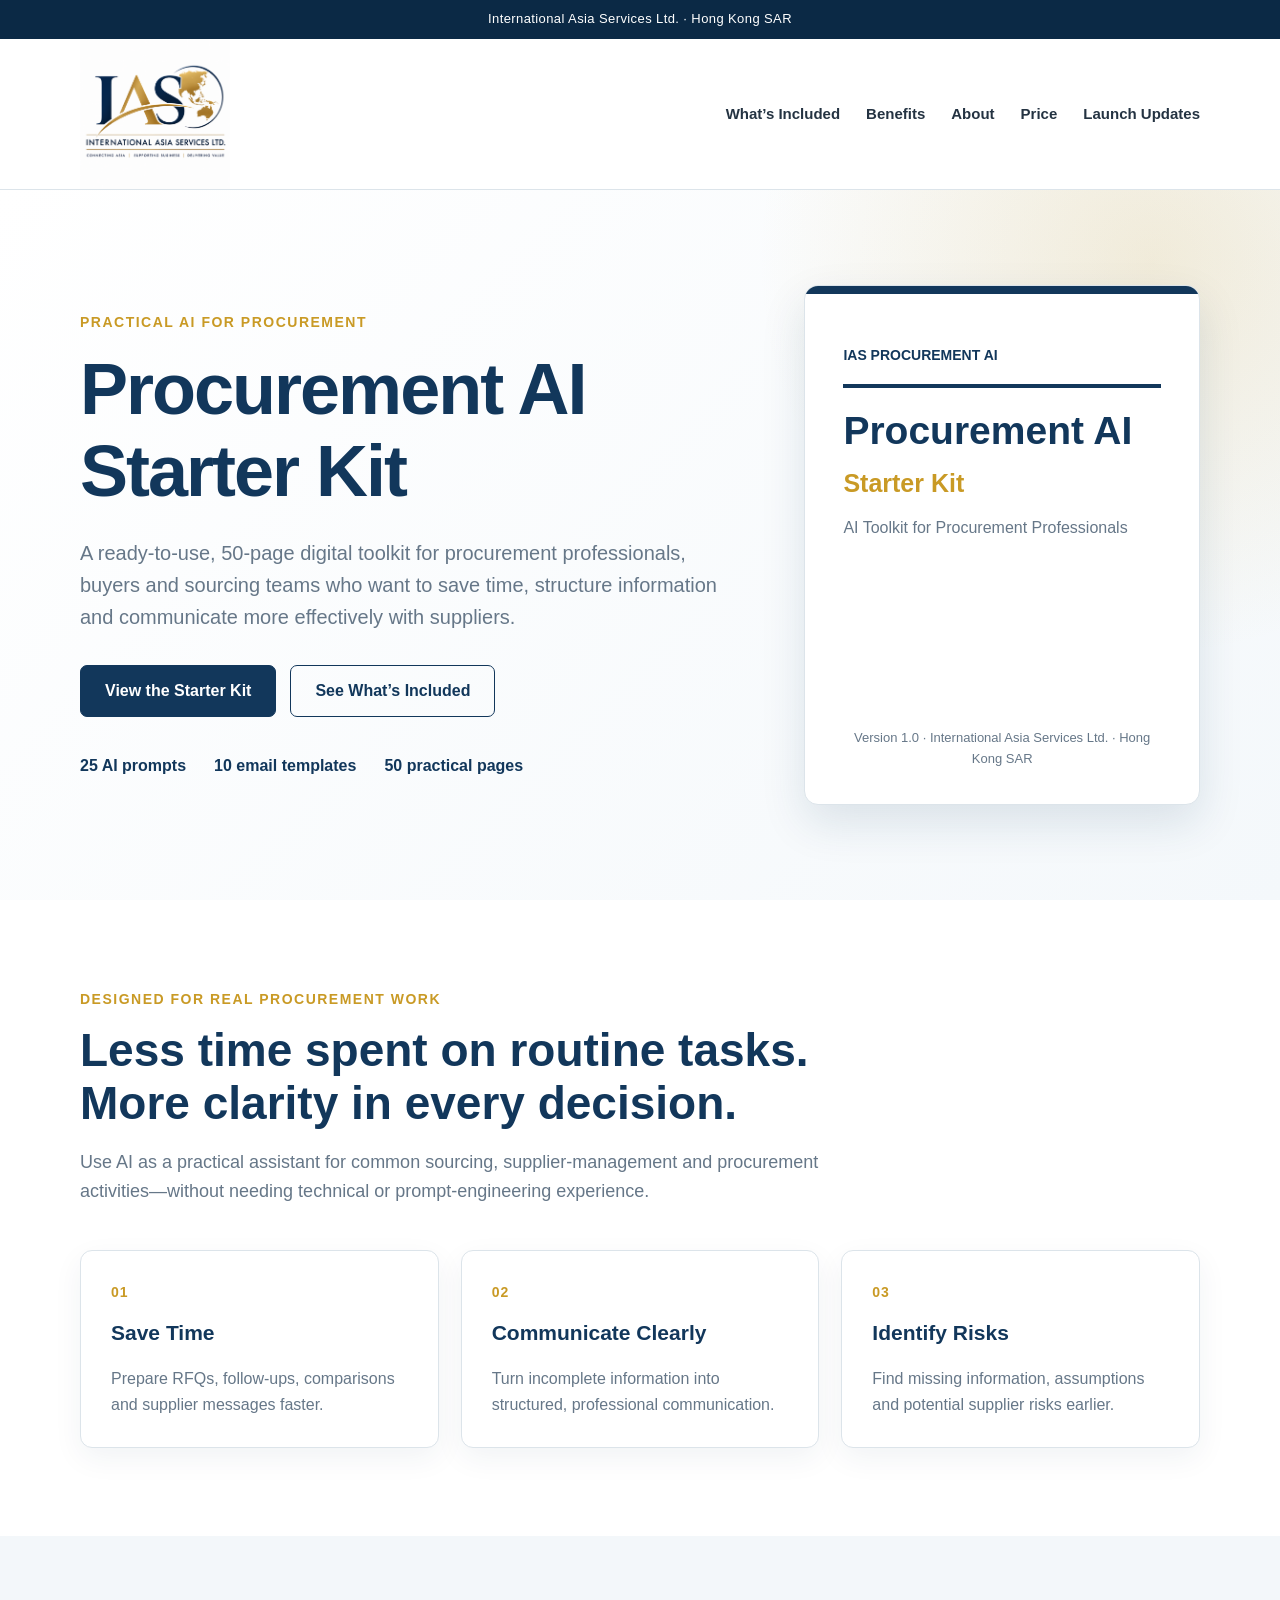
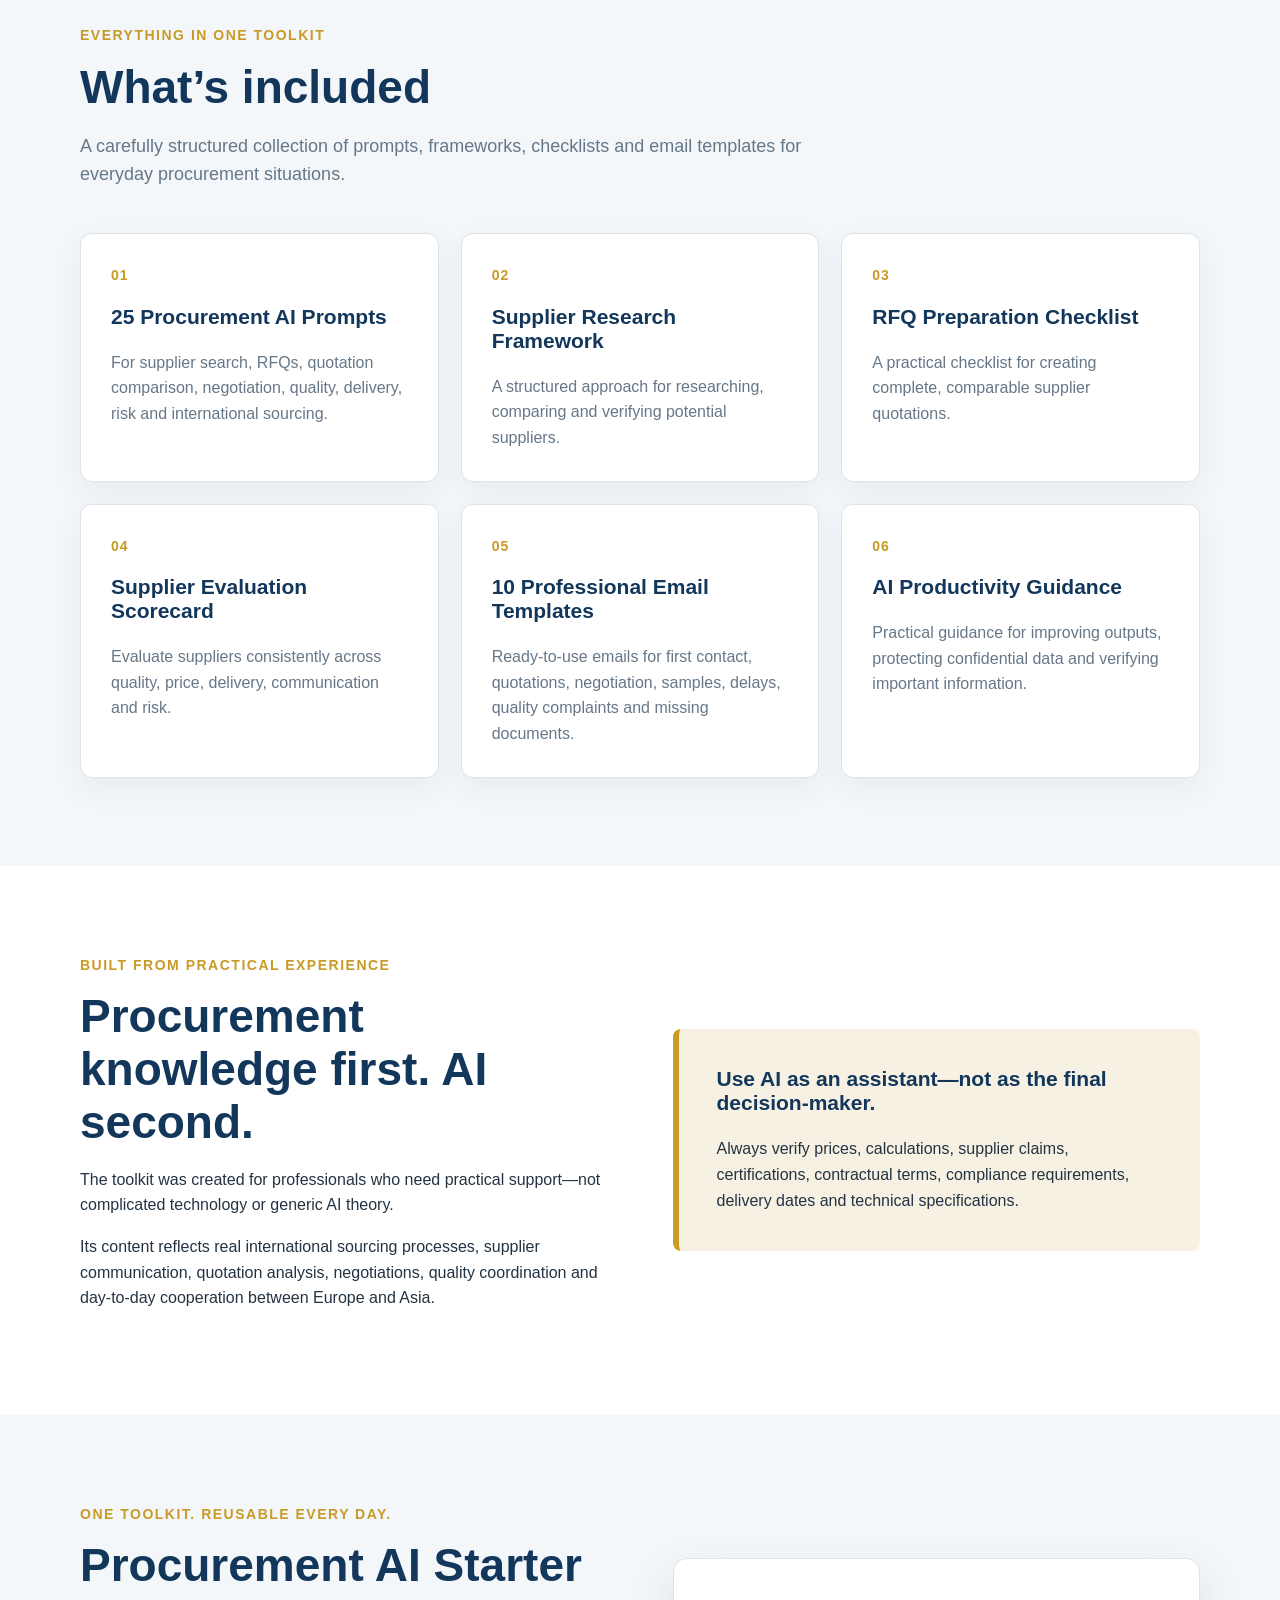
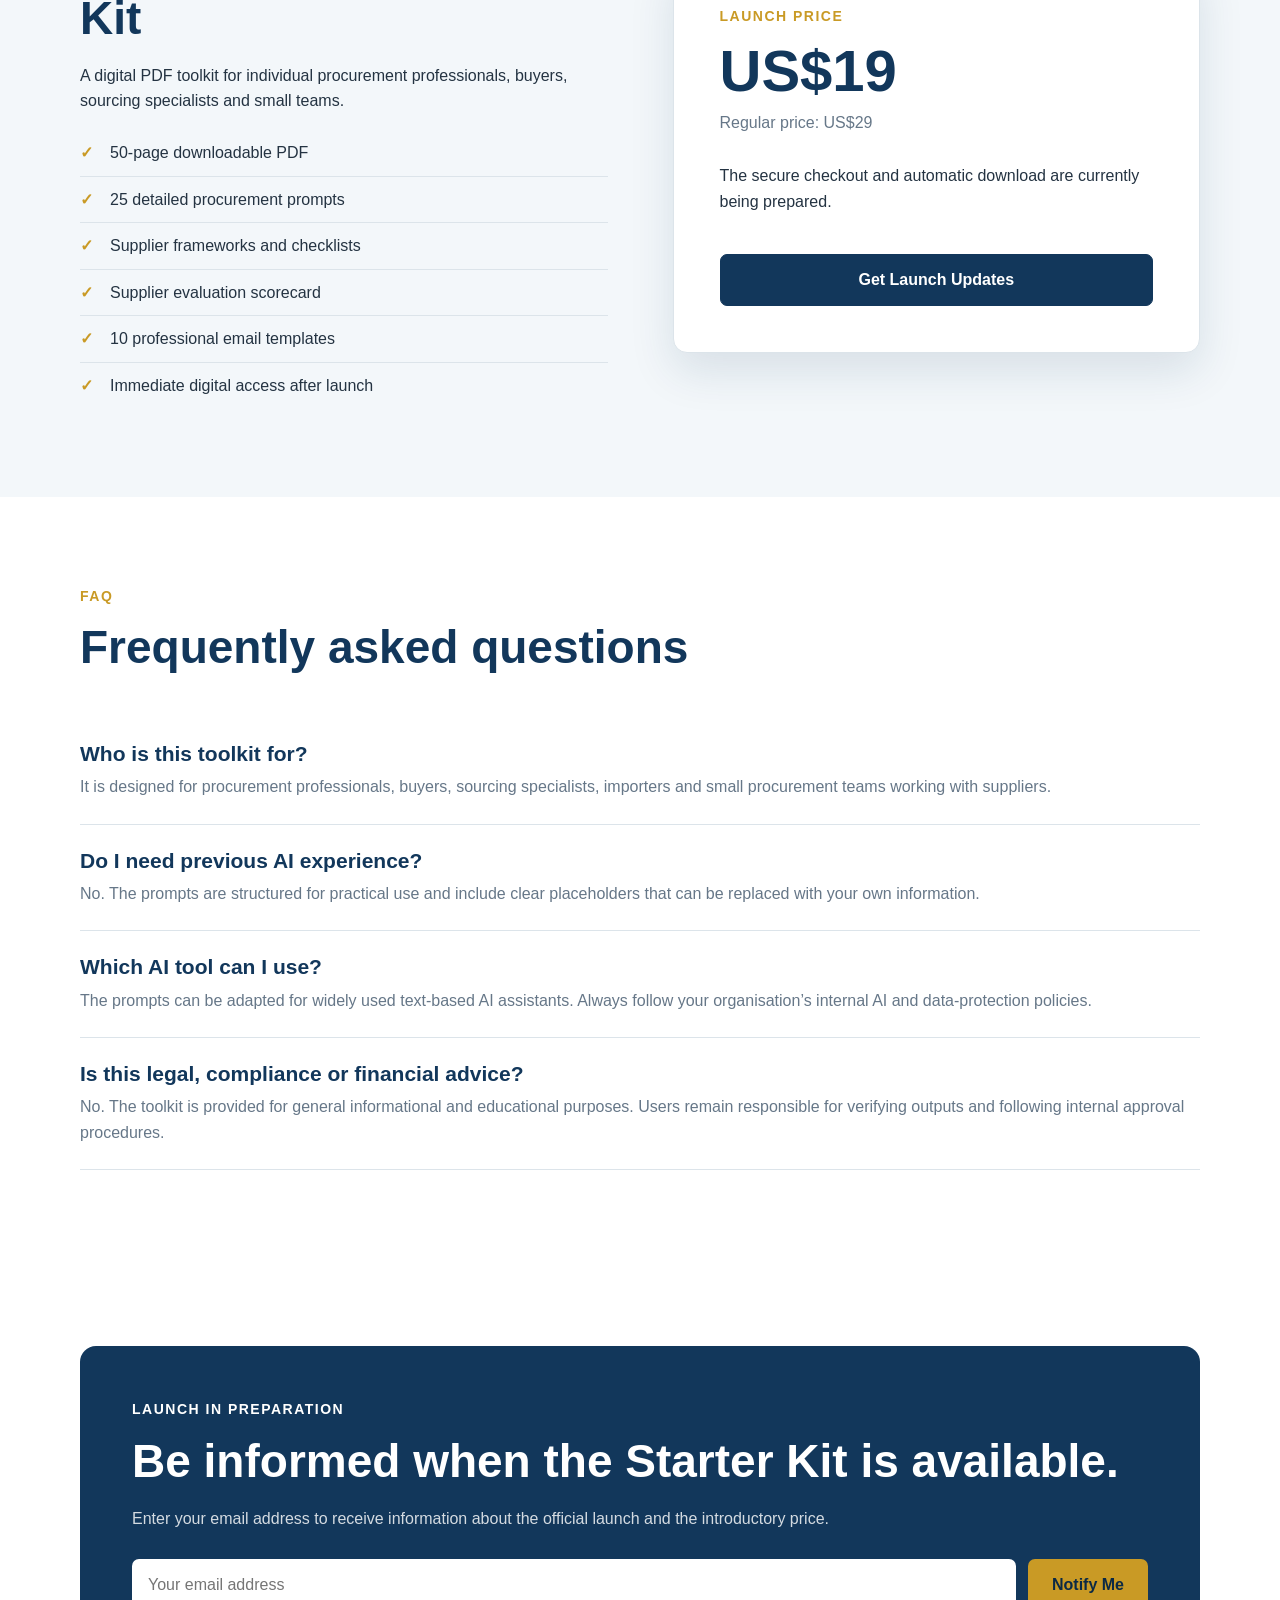
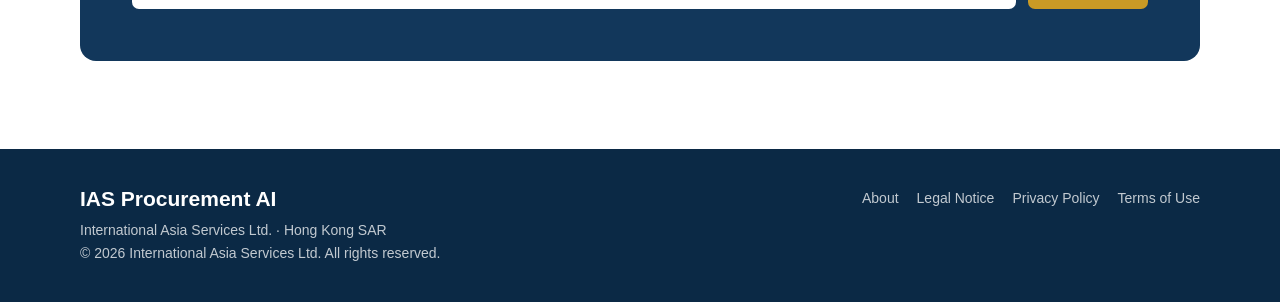
<file: index.html>
<!doctype html>
<html lang="en">
<head>
  <meta charset="utf-8">
  <meta name="viewport" content="width=device-width, initial-scale=1">
  <meta name="description" content="A practical 50-page AI toolkit for procurement professionals, buyers and sourcing teams.">
  <title>Procurement AI Starter Kit | IAS Procurement AI</title>

  <style>
    :root {
      --navy: #12375b;
      --navy-dark: #0b2945;
      --gold: #c99a25;
      --light-gold: #f7f1e3;
      --light-blue: #f3f7fa;
      --text: #243342;
      --muted: #667788;
      --white: #ffffff;
      --border: #dce4ea;
      --shadow: 0 18px 45px rgba(18, 55, 91, 0.12);
    }

    * {
      box-sizing: border-box;
    }

    html {
      scroll-behavior: smooth;
    }

    body {
      margin: 0;
      font-family: Arial, Helvetica, sans-serif;
      color: var(--text);
      background: var(--white);
      line-height: 1.6;
    }

    a {
      color: inherit;
    }

    .container {
      width: min(1120px, calc(100% - 40px));
      margin: 0 auto;
    }

    .topbar {
      padding: 9px 20px;
      background: var(--navy-dark);
      color: var(--white);
      text-align: center;
      font-size: 13px;
      letter-spacing: 0.4px;
    }

    .site-header {
      position: sticky;
      top: 0;
      z-index: 10;
      background: rgba(255, 255, 255, 0.97);
      border-bottom: 1px solid var(--border);
    }

    .nav {
      min-height: 76px;
      display: flex;
      align-items: center;
      justify-content: space-between;
      gap: 30px;
    }

    .brand img {
  display: block;
  width: 150px;
  height: auto;
    }

    .nav-links {
      display: flex;
      align-items: center;
      gap: 26px;
      font-size: 15px;
      font-weight: 600;
    }

    .nav-links a {
      text-decoration: none;
    }

    .nav-links a:hover {
      color: var(--gold);
    }

    .button {
      display: inline-flex;
      align-items: center;
      justify-content: center;
      min-height: 48px;
      padding: 12px 24px;
      border: 1px solid var(--navy);
      border-radius: 7px;
      background: var(--navy);
      color: var(--white);
      text-decoration: none;
      font-weight: 700;
      transition: 0.2s ease;
    }

    .button:hover {
      background: var(--navy-dark);
      transform: translateY(-1px);
    }

    .button-secondary {
      background: transparent;
      color: var(--navy);
    }

    .button-secondary:hover {
      background: var(--light-blue);
    }

    .hero {
      padding: 95px 0;
      background:
        radial-gradient(circle at 90% 10%, rgba(201, 154, 37, 0.16), transparent 30%),
        linear-gradient(135deg, #ffffff 0%, #f4f8fb 100%);
    }

    .hero-grid {
      display: grid;
      grid-template-columns: 1.25fr 0.75fr;
      align-items: center;
      gap: 65px;
    }

    .eyebrow {
      margin-bottom: 14px;
      color: var(--gold);
      font-size: 14px;
      font-weight: 800;
      letter-spacing: 1.5px;
      text-transform: uppercase;
    }

    h1,
    h2,
    h3 {
      margin-top: 0;
      color: var(--navy);
      line-height: 1.15;
    }

    h1 {
      margin-bottom: 24px;
      font-size: clamp(44px, 6vw, 72px);
      letter-spacing: -2px;
    }

    h2 {
      margin-bottom: 18px;
      font-size: clamp(32px, 4vw, 46px);
    }

    h3 {
      font-size: 21px;
    }

    .hero-copy {
      max-width: 720px;
      font-size: 20px;
      color: var(--muted);
    }

    .hero-actions {
      display: flex;
      flex-wrap: wrap;
      gap: 14px;
      margin-top: 32px;
    }

    .hero-stats {
      display: flex;
      flex-wrap: wrap;
      gap: 28px;
      margin-top: 36px;
      color: var(--navy);
      font-weight: 700;
    }

    .product-cover {
      position: relative;
      min-height: 520px;
      padding: 38px;
      overflow: hidden;
      border: 1px solid var(--border);
      border-radius: 14px;
      background: var(--white);
      box-shadow: var(--shadow);
    }

    .product-cover::before {
      content: "";
      position: absolute;
      top: 0;
      left: 0;
      width: 100%;
      height: 8px;
      background: var(--navy);
    }

    .cover-brand {
      margin-top: 20px;
      padding-bottom: 18px;
      border-bottom: 4px solid var(--navy);
      color: var(--navy);
      font-size: 14px;
      font-weight: 800;
    }

    .cover-title {
      margin-top: 22px;
      color: var(--navy);
      font-size: 39px;
      font-weight: 800;
      line-height: 1.1;
    }

    .cover-accent {
      margin-top: 10px;
      color: var(--gold);
      font-size: 25px;
      font-weight: 800;
    }

    .cover-subtitle {
      margin-top: 12px;
      color: var(--muted);
    }

    .cover-footer {
      position: absolute;
      right: 38px;
      bottom: 34px;
      left: 38px;
      color: var(--muted);
      font-size: 13px;
      text-align: center;
    }

    section {
      padding: 88px 0;
    }

    .section-head {
      max-width: 760px;
      margin-bottom: 44px;
    }

    .section-head p {
      color: var(--muted);
      font-size: 18px;
    }

    .benefit-grid,
    .content-grid {
      display: grid;
      grid-template-columns: repeat(3, 1fr);
      gap: 22px;
    }

    .card {
      padding: 30px;
      border: 1px solid var(--border);
      border-radius: 12px;
      background: var(--white);
      box-shadow: 0 10px 30px rgba(18, 55, 91, 0.06);
    }

    .card-number {
      margin-bottom: 18px;
      color: var(--gold);
      font-size: 14px;
      font-weight: 800;
      letter-spacing: 1px;
    }

    .card p {
      margin-bottom: 0;
      color: var(--muted);
    }

    .light-section {
      background: var(--light-blue);
    }

    .included-list {
      margin: 0;
      padding: 0;
      list-style: none;
    }

    .included-list li {
      position: relative;
      padding: 10px 0 10px 30px;
      border-bottom: 1px solid var(--border);
    }

    .included-list li::before {
      content: "✓";
      position: absolute;
      left: 0;
      color: var(--gold);
      font-weight: 900;
    }

    .included-list li:last-child {
      border-bottom: 0;
    }

    .about-grid,
    .price-grid {
      display: grid;
      grid-template-columns: 1fr 1fr;
      align-items: center;
      gap: 65px;
    }

    .experience-box {
      padding: 38px;
      border-left: 6px solid var(--gold);
      border-radius: 8px;
      background: var(--light-gold);
    }

    .experience-box p:last-child {
      margin-bottom: 0;
    }

    .price-card {
      padding: 46px;
      border: 1px solid var(--border);
      border-radius: 14px;
      background: var(--white);
      box-shadow: var(--shadow);
    }

    .price {
      margin: 10px 0;
      color: var(--navy);
      font-size: 58px;
      font-weight: 800;
      line-height: 1;
    }

    .price-note {
      margin-bottom: 28px;
      color: var(--muted);
    }

    .price-card .button {
      width: 100%;
      margin-top: 24px;
    }

    .faq-item {
      padding: 24px 0;
      border-bottom: 1px solid var(--border);
    }

    .faq-item h3 {
      margin-bottom: 8px;
    }

    .faq-item p {
      margin: 0;
      color: var(--muted);
    }

    .contact-wrap {
      padding: 52px;
      border-radius: 16px;
      background: var(--navy);
      color: var(--white);
    }

    .contact-wrap h2,
    .contact-wrap .eyebrow {
      color: var(--white);
    }

    .contact-wrap p {
      max-width: 720px;
      color: rgba(255, 255, 255, 0.82);
    }

    .contact-form {
      display: grid;
      grid-template-columns: 1fr auto;
      gap: 12px;
      margin-top: 28px;
    }

    .contact-form input {
      min-height: 50px;
      padding: 12px 16px;
      border: 0;
      border-radius: 7px;
      font: inherit;
    }

    .contact-form button {
      min-height: 50px;
      padding: 12px 24px;
      border: 0;
      border-radius: 7px;
      background: var(--gold);
      color: var(--navy-dark);
      font: inherit;
      font-weight: 800;
      cursor: pointer;
    }

    footer {
      padding: 38px 0;
      background: var(--navy-dark);
      color: rgba(255, 255, 255, 0.75);
      font-size: 14px;
    }

    .footer-grid {
      display: flex;
      justify-content: space-between;
      gap: 30px;
    }

    footer h3 {
      margin-bottom: 8px;
      color: var(--white);
    }

    .footer-links {
      display: flex;
      flex-wrap: wrap;
      gap: 18px;
    }

    .footer-links a {
      color: rgba(255, 255, 255, 0.75);
      text-decoration: none;
    }

    @media (max-width: 850px) {
      .nav-links {
        display: none;
      }

      .hero-grid,
      .about-grid,
      .price-grid {
        grid-template-columns: 1fr;
      }

      .benefit-grid,
      .content-grid {
        grid-template-columns: 1fr;
      }

      .product-cover {
        min-height: 440px;
      }

      .contact-form {
        grid-template-columns: 1fr;
      }

      .footer-grid {
        flex-direction: column;
      }
    }
  </style>
</head>

<body>
  <div class="topbar">
    International Asia Services Ltd. · Hong Kong SAR
  </div>

  <header class="site-header">
    <div class="container nav">
      <a class="brand" href="index.html" aria-label="IAS Procurement AI home">
        <img src="assets/images/ias-logo.png" alt="IAS Procurement AI">
      </a>

      <nav class="nav-links" aria-label="Main navigation">
        <a href="#included">What’s Included</a>
        <a href="#benefits">Benefits</a>
        <a href="#about">About</a>
        <a href="#price">Price</a>
        <a href="#contact">Launch Updates</a>
      </nav>
    </div>
  </header>

  <main>
    <section class="hero">
      <div class="container hero-grid">
        <div>
          <div class="eyebrow">Practical AI for Procurement</div>

          <h1>Procurement AI<br>Starter Kit</h1>

          <p class="hero-copy">
            A ready-to-use, 50-page digital toolkit for procurement professionals,
            buyers and sourcing teams who want to save time, structure information
            and communicate more effectively with suppliers.
          </p>

          <div class="hero-actions">
            <a class="button" href="#price">View the Starter Kit</a>
            <a class="button button-secondary" href="#included">See What’s Included</a>
          </div>

          <div class="hero-stats">
            <span>25 AI prompts</span>
            <span>10 email templates</span>
            <span>50 practical pages</span>
          </div>
        </div>

        <div class="product-cover" aria-label="Procurement AI Starter Kit cover preview">
          <div class="cover-brand">IAS PROCUREMENT AI</div>
          <div class="cover-title">Procurement AI</div>
          <div class="cover-accent">Starter Kit</div>
          <div class="cover-subtitle">AI Toolkit for Procurement Professionals</div>

          <div class="cover-footer">
            Version 1.0 · International Asia Services Ltd. · Hong Kong SAR
          </div>
        </div>
      </div>
    </section>

    <section id="benefits">
      <div class="container">
        <div class="section-head">
          <div class="eyebrow">Designed for real procurement work</div>
          <h2>Less time spent on routine tasks. More clarity in every decision.</h2>
          <p>
            Use AI as a practical assistant for common sourcing, supplier-management
            and procurement activities—without needing technical or prompt-engineering experience.
          </p>
        </div>

        <div class="benefit-grid">
          <article class="card">
            <div class="card-number">01</div>
            <h3>Save Time</h3>
            <p>
              Prepare RFQs, follow-ups, comparisons and supplier messages faster.
            </p>
          </article>

          <article class="card">
            <div class="card-number">02</div>
            <h3>Communicate Clearly</h3>
            <p>
              Turn incomplete information into structured, professional communication.
            </p>
          </article>

          <article class="card">
            <div class="card-number">03</div>
            <h3>Identify Risks</h3>
            <p>
              Find missing information, assumptions and potential supplier risks earlier.
            </p>
          </article>
        </div>
      </div>
    </section>

    <section class="light-section" id="included">
      <div class="container">
        <div class="section-head">
          <div class="eyebrow">Everything in one toolkit</div>
          <h2>What’s included</h2>
          <p>
            A carefully structured collection of prompts, frameworks, checklists and
            email templates for everyday procurement situations.
          </p>
        </div>

        <div class="content-grid">
          <article class="card">
            <div class="card-number">01</div>
            <h3>25 Procurement AI Prompts</h3>
            <p>
              For supplier search, RFQs, quotation comparison, negotiation, quality,
              delivery, risk and international sourcing.
            </p>
          </article>

          <article class="card">
            <div class="card-number">02</div>
            <h3>Supplier Research Framework</h3>
            <p>
              A structured approach for researching, comparing and verifying potential suppliers.
            </p>
          </article>

          <article class="card">
            <div class="card-number">03</div>
            <h3>RFQ Preparation Checklist</h3>
            <p>
              A practical checklist for creating complete, comparable supplier quotations.
            </p>
          </article>

          <article class="card">
            <div class="card-number">04</div>
            <h3>Supplier Evaluation Scorecard</h3>
            <p>
              Evaluate suppliers consistently across quality, price, delivery, communication and risk.
            </p>
          </article>

          <article class="card">
            <div class="card-number">05</div>
            <h3>10 Professional Email Templates</h3>
            <p>
              Ready-to-use emails for first contact, quotations, negotiation,
              samples, delays, quality complaints and missing documents.
            </p>
          </article>

          <article class="card">
            <div class="card-number">06</div>
            <h3>AI Productivity Guidance</h3>
            <p>
              Practical guidance for improving outputs, protecting confidential data
              and verifying important information.
            </p>
          </article>
        </div>
      </div>
    </section>

    <section id="about">
      <div class="container about-grid">
        <div>
          <div class="eyebrow">Built from practical experience</div>
          <h2>Procurement knowledge first. AI second.</h2>

          <p>
            The toolkit was created for professionals who need practical support—not
            complicated technology or generic AI theory.
          </p>

          <p>
            Its content reflects real international sourcing processes, supplier
            communication, quotation analysis, negotiations, quality coordination
            and day-to-day cooperation between Europe and Asia.
          </p>
        </div>

        <div class="experience-box">
          <h3>Use AI as an assistant—not as the final decision-maker.</h3>

          <p>
            Always verify prices, calculations, supplier claims, certifications,
            contractual terms, compliance requirements, delivery dates and technical specifications.
          </p>
        </div>
      </div>
    </section>

    <section class="light-section" id="price">
      <div class="container price-grid">
        <div>
          <div class="eyebrow">One toolkit. Reusable every day.</div>
          <h2>Procurement AI Starter Kit</h2>

          <p>
            A digital PDF toolkit for individual procurement professionals,
            buyers, sourcing specialists and small teams.
          </p>

          <ul class="included-list">
            <li>50-page downloadable PDF</li>
            <li>25 detailed procurement prompts</li>
            <li>Supplier frameworks and checklists</li>
            <li>Supplier evaluation scorecard</li>
            <li>10 professional email templates</li>
            <li>Immediate digital access after launch</li>
          </ul>
        </div>

        <div class="price-card">
          <div class="eyebrow">Launch Price</div>
          <div class="price">US$19</div>
          <div class="price-note">Regular price: US$29</div>

          <p>
            The secure checkout and automatic download are currently being prepared.
          </p>

          <a class="button" href="#contact">Get Launch Updates</a>
        </div>
      </div>
    </section>

    <section id="faq">
      <div class="container">
        <div class="section-head">
          <div class="eyebrow">FAQ</div>
          <h2>Frequently asked questions</h2>
        </div>

        <div class="faq-item">
          <h3>Who is this toolkit for?</h3>
          <p>
            It is designed for procurement professionals, buyers, sourcing specialists,
            importers and small procurement teams working with suppliers.
          </p>
        </div>

        <div class="faq-item">
          <h3>Do I need previous AI experience?</h3>
          <p>
            No. The prompts are structured for practical use and include clear placeholders
            that can be replaced with your own information.
          </p>
        </div>

        <div class="faq-item">
          <h3>Which AI tool can I use?</h3>
          <p>
            The prompts can be adapted for widely used text-based AI assistants.
            Always follow your organisation’s internal AI and data-protection policies.
          </p>
        </div>

        <div class="faq-item">
          <h3>Is this legal, compliance or financial advice?</h3>
          <p>
            No. The toolkit is provided for general informational and educational purposes.
            Users remain responsible for verifying outputs and following internal approval procedures.
          </p>
        </div>
      </div>
    </section>

    <section id="contact">
      <div class="container">
        <div class="contact-wrap">
          <div class="eyebrow">Launch in preparation</div>
          <h2>Be informed when the Starter Kit is available.</h2>

          <p>
            Enter your email address to receive information about the official launch
            and the introductory price.
          </p>

          <form
            class="contact-form"
            name="launch-interest"
            method="POST"
            data-netlify="true"
            action="thank-you.html"
          >
            <input type="hidden" name="form-name" value="launch-interest">

            <input
              type="email"
              name="email"
              placeholder="Your email address"
              aria-label="Your email address"
              required
            >

            <button type="submit">Notify Me</button>
          </form>
        </div>
      </div>
    </section>
  </main>

  <footer>
    <div class="container footer-grid">
      <div>
        <h3>IAS Procurement AI</h3>
        <div>International Asia Services Ltd. · Hong Kong SAR</div>
        <div>© 2026 International Asia Services Ltd. All rights reserved.</div>
      </div>

      <div class="footer-links">
        <a href="about.html">About</a>
        <a href="impressum.html">Legal Notice</a>
        <a href="datenschutz.html">Privacy Policy</a>
        <a href="nutzungsbedingungen.html">Terms of Use</a>
      </div>
    </div>
  </footer>
</body>
</html>
</file>
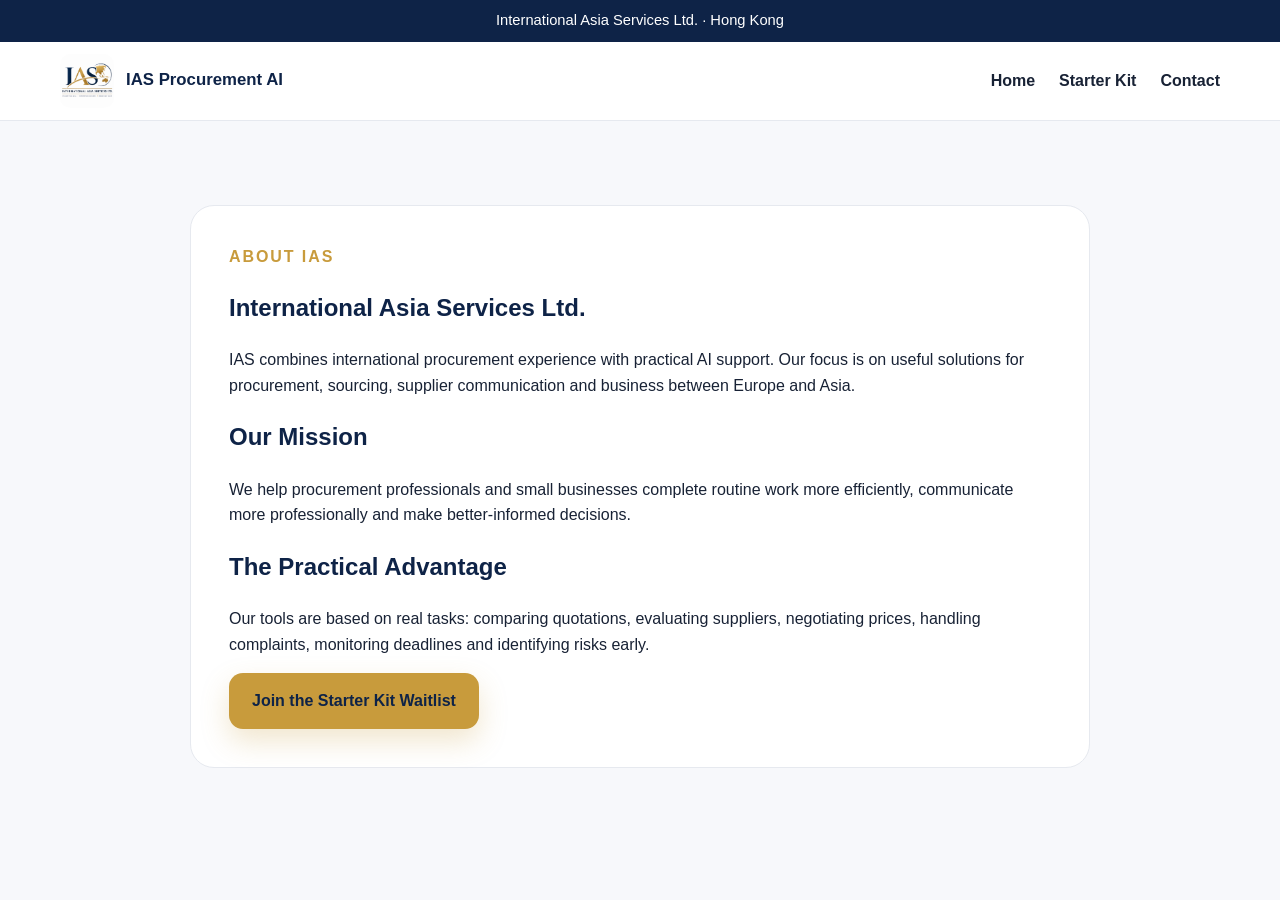
<file: about.html>
<!doctype html><html lang="en"><head><meta charset="utf-8"><meta name="viewport" content="width=device-width,initial-scale=1"><title>About IAS | IAS Procurement AI</title><meta name="description" content="Learn about International Asia Services Ltd. and the experience behind IAS Procurement AI."><link rel="stylesheet" href="assets/css/style.css"></head><body><div class="topbar">International Asia Services Ltd. · Hong Kong</div><header class="site-header"><div class="container nav"><a class="brand" href="index.html"><img src="assets/images/ias-logo.png" alt="IAS Logo"><span>IAS Procurement AI</span></a><button class="menu-btn" aria-label="Menu">☰</button><nav class="nav-links"><a href="index.html">Home</a><a href="index.html#starter-kit">Starter Kit</a><a href="index.html#contact">Contact</a></nav></div></header><main><section><div class="container legal"><div class="eyebrow">About IAS</div><h1>International Asia Services Ltd.</h1><p>IAS combines international procurement experience with practical AI support. Our focus is on useful solutions for procurement, sourcing, supplier communication and business between Europe and Asia.</p><h2>Our Mission</h2><p>We help procurement professionals and small businesses complete routine work more efficiently, communicate more professionally and make better-informed decisions.</p><h2>The Practical Advantage</h2><p>Our tools are based on real tasks: comparing quotations, evaluating suppliers, negotiating prices, handling complaints, monitoring deadlines and identifying risks early.</p><a class="btn btn-primary" href="index.html#contact">Join the Starter Kit Waitlist</a></div></section></main><script src="assets/js/main.js"></script></body></html>
</file>
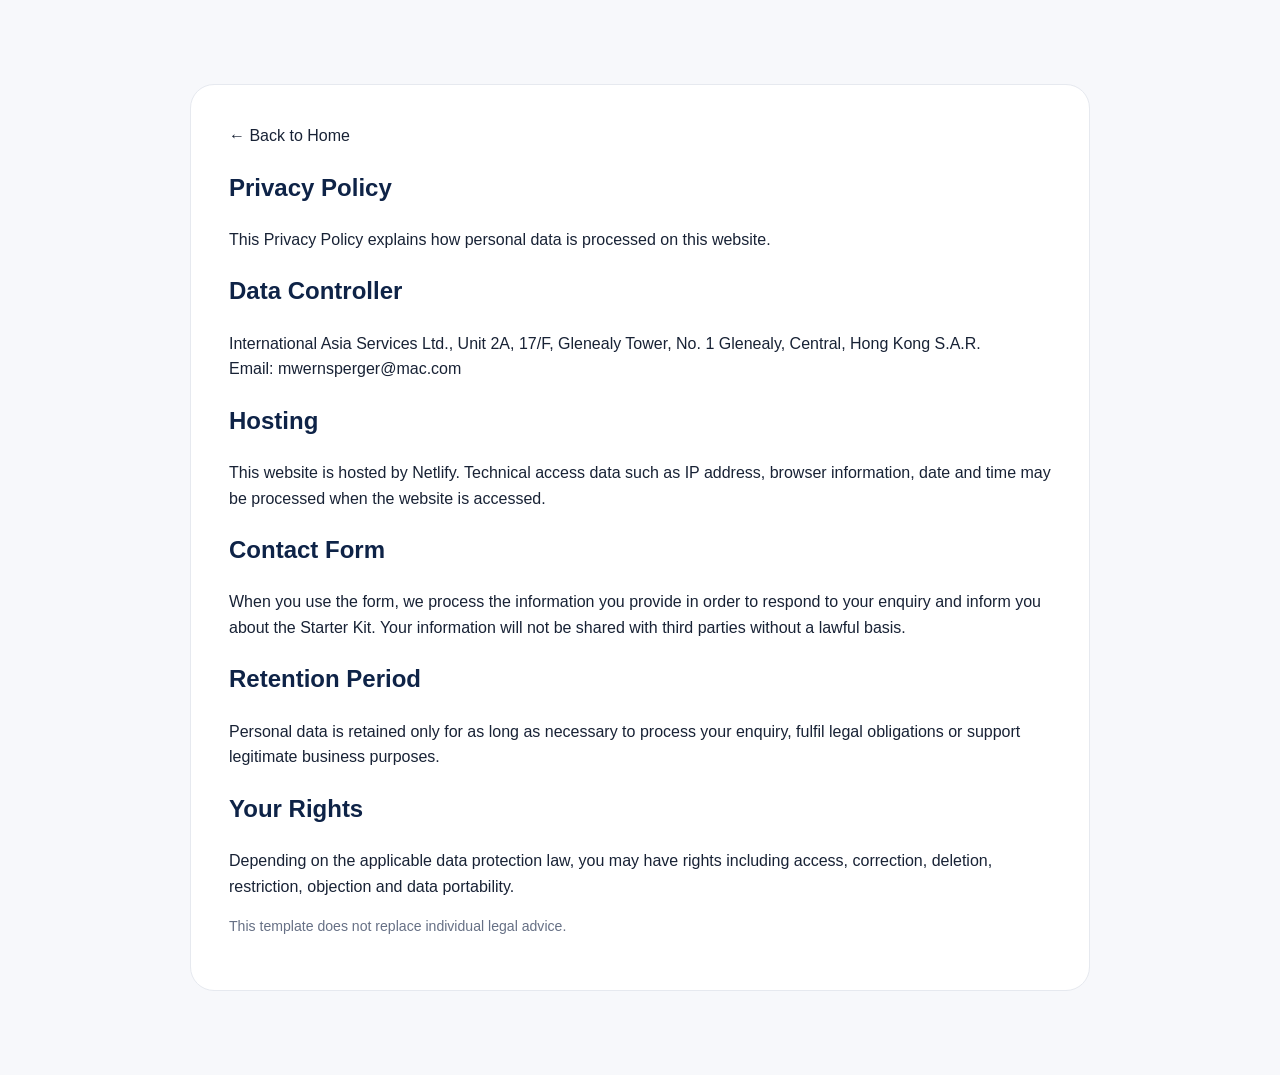
<file: datenschutz.html>
<!doctype html><html lang="en"><head><meta charset="utf-8"><meta name="viewport" content="width=device-width,initial-scale=1"><title>Privacy Policy | IAS Procurement AI</title><link rel="stylesheet" href="assets/css/style.css"></head><body><section><div class="container legal"><a href="index.html">← Back to Home</a><h1>Privacy Policy</h1><p>This Privacy Policy explains how personal data is processed on this website.</p><h2>Data Controller</h2><p>International Asia Services Ltd., Unit 2A, 17/F, Glenealy Tower, No. 1 Glenealy, Central, Hong Kong S.A.R.<br>Email: mwernsperger@mac.com</p><h2>Hosting</h2><p>This website is hosted by Netlify. Technical access data such as IP address, browser information, date and time may be processed when the website is accessed.</p><h2>Contact Form</h2><p>When you use the form, we process the information you provide in order to respond to your enquiry and inform you about the Starter Kit. Your information will not be shared with third parties without a lawful basis.</p><h2>Retention Period</h2><p>Personal data is retained only for as long as necessary to process your enquiry, fulfil legal obligations or support legitimate business purposes.</p><h2>Your Rights</h2><p>Depending on the applicable data protection law, you may have rights including access, correction, deletion, restriction, objection and data portability.</p><p class="notice">This template does not replace individual legal advice.</p></div></section></body></html>
</file>
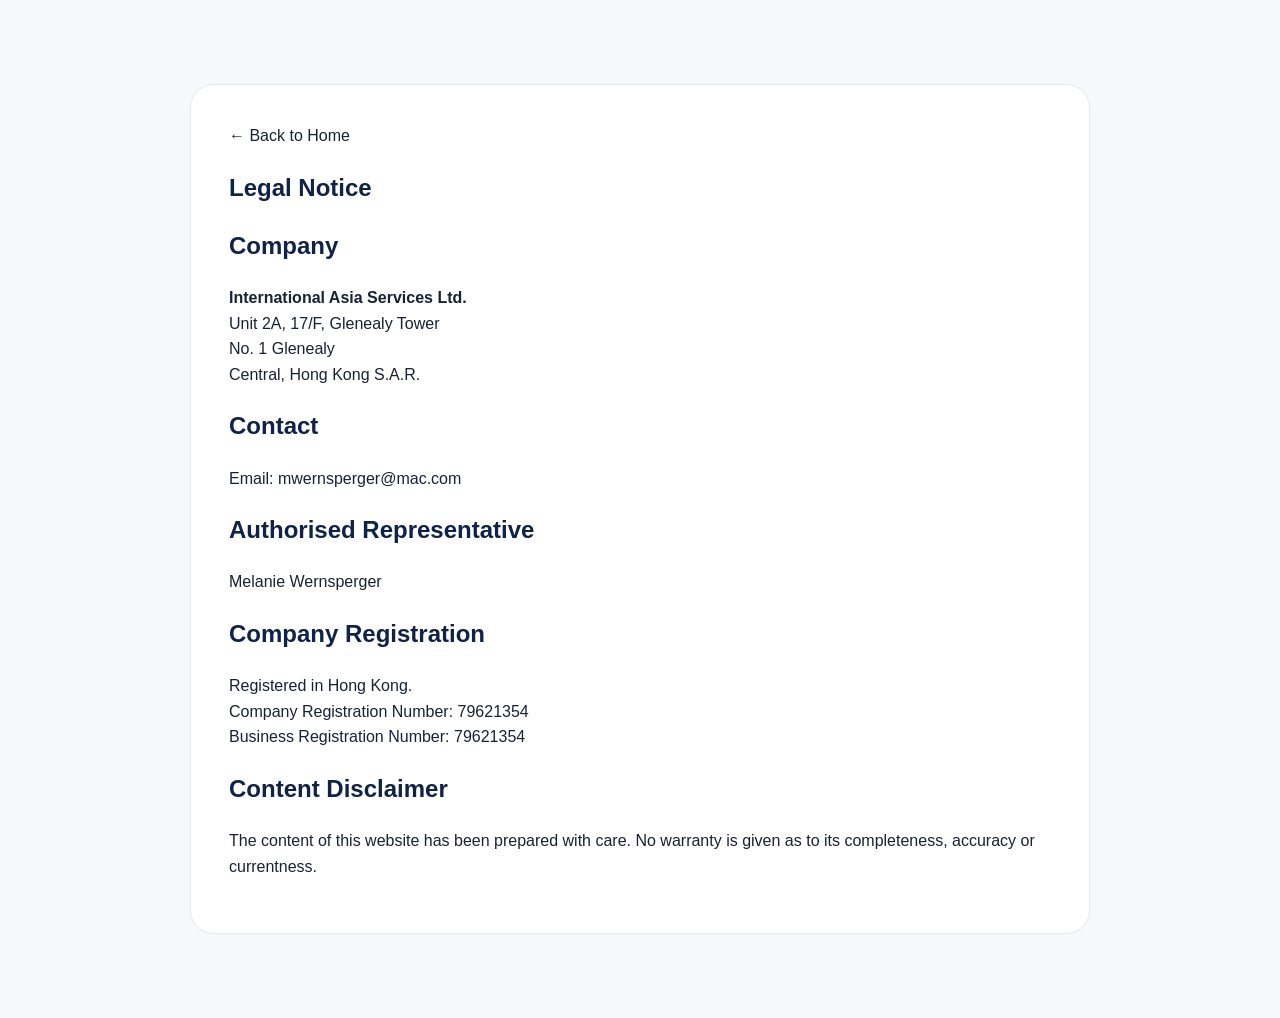
<file: impressum.html>
<!doctype html><html lang="en"><head><meta charset="utf-8"><meta name="viewport" content="width=device-width,initial-scale=1"><title>Legal Notice | IAS Procurement AI</title><link rel="stylesheet" href="assets/css/style.css"></head><body><section><div class="container legal"><a href="index.html">← Back to Home</a><h1>Legal Notice</h1><h2>Company</h2><p><strong>International Asia Services Ltd.</strong><br>Unit 2A, 17/F, Glenealy Tower<br>No. 1 Glenealy<br>Central, Hong Kong S.A.R.</p><h2>Contact</h2><p>Email: <a href="mailto:mwernsperger@mac.com">mwernsperger@mac.com</a></p><h2>Authorised Representative</h2><p>Melanie Wernsperger</p><h2>Company Registration</h2><p>Registered in Hong Kong.<br>Company Registration Number: 79621354<br>Business Registration Number: 79621354</p><h2>Content Disclaimer</h2><p>The content of this website has been prepared with care. No warranty is given as to its completeness, accuracy or currentness.</p></div></section></body></html>
</file>
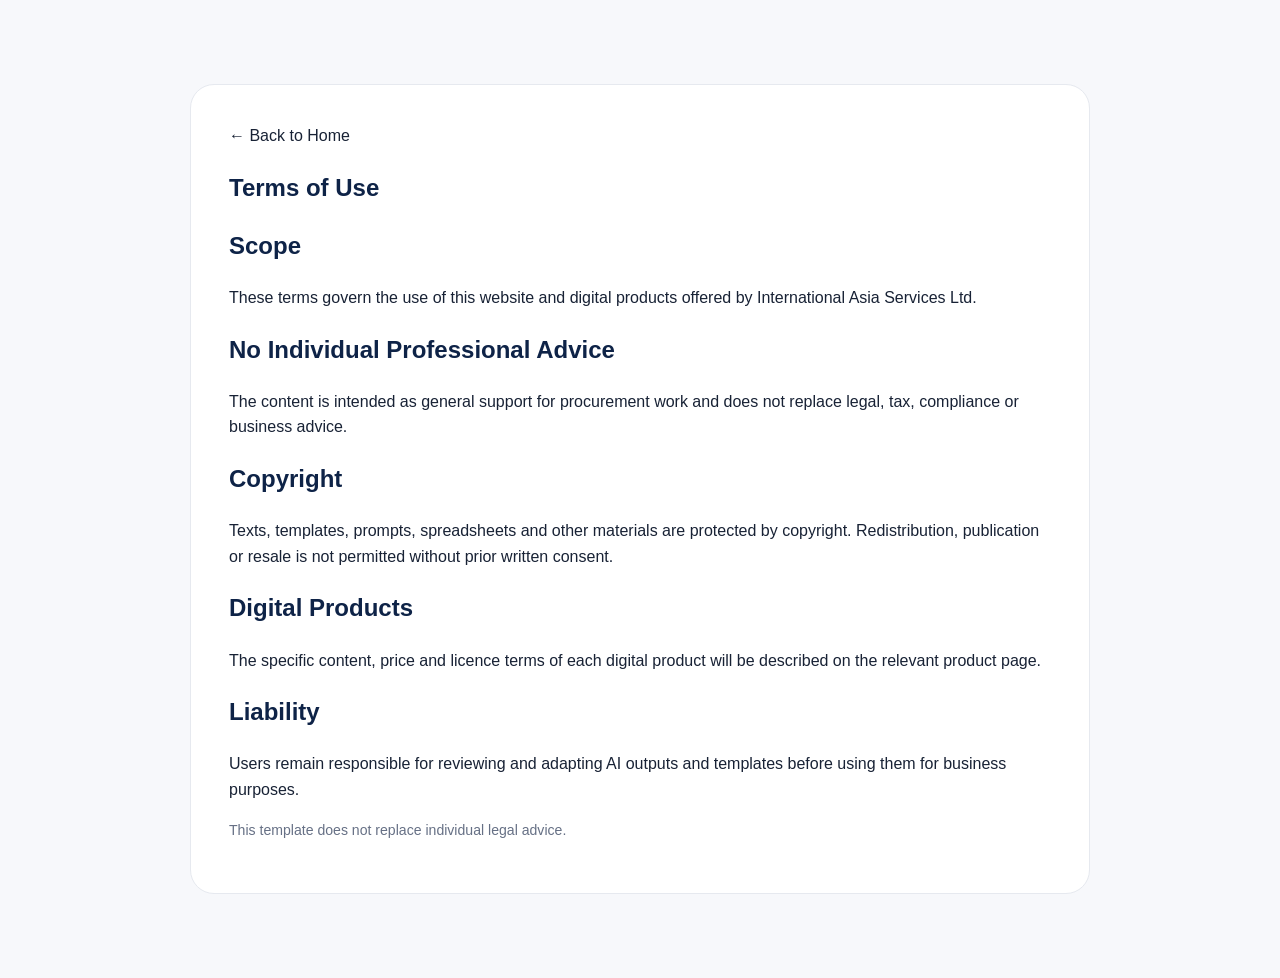
<file: nutzungsbedingungen.html>
<!doctype html><html lang="en"><head><meta charset="utf-8"><meta name="viewport" content="width=device-width,initial-scale=1"><title>Terms of Use | IAS Procurement AI</title><link rel="stylesheet" href="assets/css/style.css"></head><body><section><div class="container legal"><a href="index.html">← Back to Home</a><h1>Terms of Use</h1><h2>Scope</h2><p>These terms govern the use of this website and digital products offered by International Asia Services Ltd.</p><h2>No Individual Professional Advice</h2><p>The content is intended as general support for procurement work and does not replace legal, tax, compliance or business advice.</p><h2>Copyright</h2><p>Texts, templates, prompts, spreadsheets and other materials are protected by copyright. Redistribution, publication or resale is not permitted without prior written consent.</p><h2>Digital Products</h2><p>The specific content, price and licence terms of each digital product will be described on the relevant product page.</p><h2>Liability</h2><p>Users remain responsible for reviewing and adapting AI outputs and templates before using them for business purposes.</p><p class="notice">This template does not replace individual legal advice.</p></div></section></body></html>
</file>
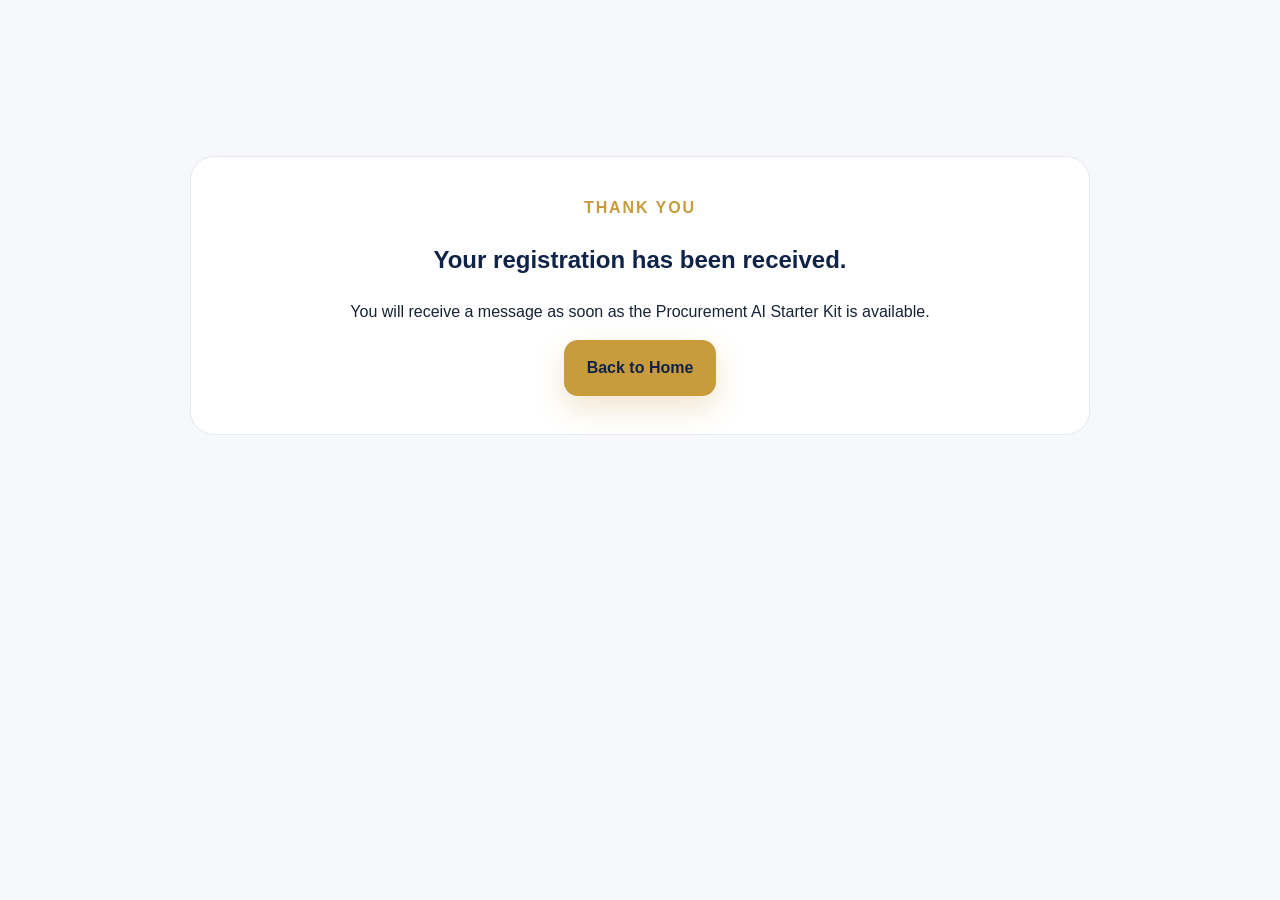
<file: thank-you.html>
<!doctype html><html lang="en"><head><meta charset="utf-8"><meta name="viewport" content="width=device-width,initial-scale=1"><title>Thank You | IAS Procurement AI</title><link rel="stylesheet" href="assets/css/style.css"></head><body><section><div class="container legal" style="text-align:center;margin-top:8vh"><div class="eyebrow">Thank You</div><h1>Your registration has been received.</h1><p>You will receive a message as soon as the Procurement AI Starter Kit is available.</p><a class="btn btn-primary" href="index.html">Back to Home</a></div></section></body></html>
</file>
<file: assets/css/style.css>
:root{--navy:#0e2347;--navy2:#16335f;--gold:#c89b3c;--gold2:#e0b85b;--ink:#182235;--muted:#667085;--bg:#f7f8fb;--white:#fff;--line:#e6e9ef;--radius:22px;--shadow:0 18px 50px rgba(14,35,71,.12)}
*{box-sizing:border-box}html{scroll-behavior:smooth}body{margin:0;font-family:Inter,Arial,sans-serif;color:var(--ink);background:var(--bg);line-height:1.6}a{text-decoration:none;color:inherit}img{max-width:100%;display:block}.container{width:min(1160px,92%);margin:auto}.topbar{background:var(--navy);color:white;text-align:center;padding:9px 16px;font-size:.92rem}.site-header{position:sticky;top:0;z-index:50;background:rgba(255,255,255,.96);backdrop-filter:blur(12px);border-bottom:1px solid var(--line)}.nav{display:flex;align-items:center;justify-content:space-between;min-height:78px;gap:24px}.brand{display:flex;align-items:center;gap:12px;font-weight:800;color:var(--navy)}.brand img{width:54px;height:54px;object-fit:contain;border-radius:10px}.brand span{font-size:1.05rem}.nav-links{display:flex;align-items:center;gap:24px;font-weight:650}.nav-links a:hover{color:var(--gold)}.menu-btn{display:none;border:0;background:none;font-size:1.8rem;color:var(--navy)}.btn{display:inline-flex;align-items:center;justify-content:center;padding:14px 22px;border-radius:14px;font-weight:800;border:1px solid transparent;transition:.2s}.btn:hover{transform:translateY(-2px)}.btn-primary{background:var(--gold);color:var(--navy);box-shadow:0 12px 28px rgba(200,155,60,.25)}.btn-secondary{background:var(--navy);color:white}.btn-ghost{border-color:var(--line);background:white;color:var(--navy)}.hero{padding:86px 0 70px;background:radial-gradient(circle at 80% 10%,rgba(200,155,60,.22),transparent 30%),linear-gradient(180deg,#fff,#f6f7fb)}.hero-grid{display:grid;grid-template-columns:1.1fr .9fr;gap:54px;align-items:center}.eyebrow{color:var(--gold);font-weight:900;letter-spacing:.12em;text-transform:uppercase}.hero h1{font-size:clamp(2.7rem,6vw,5.3rem);line-height:1.03;margin:14px 0 22px;color:var(--navy);letter-spacing:-.04em}.hero p{font-size:1.18rem;color:var(--muted);max-width:680px}.hero-actions{display:flex;gap:14px;flex-wrap:wrap;margin-top:28px}.trust-row{display:flex;gap:18px;flex-wrap:wrap;margin-top:28px;color:#45516a;font-weight:650;font-size:.95rem}.mockup{background:linear-gradient(145deg,var(--navy),var(--navy2));padding:24px;border-radius:34px;box-shadow:var(--shadow);transform:rotate(1.5deg)}.mockup-inner{background:white;border-radius:22px;padding:22px}.mockup-head{display:flex;justify-content:space-between;align-items:center;border-bottom:1px solid var(--line);padding-bottom:14px}.mockup-badge{background:#f6ebcf;color:#72500d;padding:6px 10px;border-radius:999px;font-size:.8rem;font-weight:800}.mini-card{padding:16px;border:1px solid var(--line);border-radius:15px;margin-top:14px}.mini-card strong{color:var(--navy)}section{padding:84px 0}.section-head{text-align:center;max-width:760px;margin:0 auto 44px}.section-head h2{font-size:clamp(2rem,4vw,3.5rem);line-height:1.12;color:var(--navy);margin:8px 0 14px}.section-head p{color:var(--muted);font-size:1.08rem}.grid-3{display:grid;grid-template-columns:repeat(3,1fr);gap:22px}.card{background:white;border:1px solid var(--line);border-radius:var(--radius);padding:28px;box-shadow:0 8px 30px rgba(14,35,71,.05)}.icon{width:50px;height:50px;border-radius:14px;display:grid;place-items:center;background:#f7ecd4;color:var(--navy);font-size:1.45rem;margin-bottom:16px}.card h3{color:var(--navy);font-size:1.3rem;margin:0 0 10px}.card p{color:var(--muted);margin:0}.product{background:white}.product-grid{display:grid;grid-template-columns:.9fr 1.1fr;gap:52px;align-items:center}.product-panel{background:linear-gradient(145deg,#fff,#f4f6fa);border:1px solid var(--line);border-radius:30px;padding:28px;box-shadow:var(--shadow)}.file{display:flex;align-items:center;gap:14px;padding:14px;background:white;border:1px solid var(--line);border-radius:14px;margin:10px 0}.file span{font-weight:750;color:var(--navy)}.checklist{display:grid;gap:13px;margin:24px 0}.check{display:flex;gap:11px;align-items:flex-start}.check b{color:var(--navy)}.price-box{background:var(--navy);color:white;border-radius:26px;padding:30px;margin-top:26px}.price{font-size:3rem;font-weight:900;color:var(--gold2)}.about-grid{display:grid;grid-template-columns:1fr 1fr;gap:44px;align-items:center}.quote{background:white;border-left:5px solid var(--gold);padding:28px;border-radius:0 20px 20px 0;box-shadow:var(--shadow);font-size:1.15rem}.faq{max-width:850px;margin:auto}.faq details{background:white;border:1px solid var(--line);border-radius:16px;padding:19px 22px;margin:12px 0}.faq summary{cursor:pointer;font-weight:800;color:var(--navy)}.contact-wrap{display:grid;grid-template-columns:.8fr 1.2fr;gap:28px}.contact-card,.form-card{background:white;border:1px solid var(--line);border-radius:24px;padding:28px}.form-grid{display:grid;grid-template-columns:1fr 1fr;gap:15px}.field{display:flex;flex-direction:column;gap:7px}.field.full{grid-column:1/-1}label{font-weight:750;color:var(--navy)}input,textarea,select{width:100%;padding:14px;border:1px solid #ccd2dd;border-radius:12px;font:inherit;background:white}textarea{min-height:130px;resize:vertical}.legal{max-width:900px;margin:auto;background:white;padding:38px;border:1px solid var(--line);border-radius:24px}.legal h1,.legal h2{color:var(--navy)}footer{background:#091a35;color:white;padding:54px 0 24px}.footer-grid{display:grid;grid-template-columns:1.2fr .8fr .8fr;gap:36px}.footer-links{display:grid;gap:9px;color:#d7ddeb}.footer-bottom{border-top:1px solid rgba(255,255,255,.15);margin-top:34px;padding-top:20px;color:#bac4d6;font-size:.9rem}.notice{font-size:.88rem;color:var(--muted)}
@media(max-width:860px){.menu-btn{display:block}.nav-links{position:absolute;left:0;right:0;top:78px;background:white;border-bottom:1px solid var(--line);padding:18px 4%;display:none;flex-direction:column;align-items:stretch}.nav-links.open{display:flex}.nav-links .btn{width:100%}.hero-grid,.product-grid,.about-grid,.contact-wrap{grid-template-columns:1fr}.grid-3{grid-template-columns:1fr}.hero{padding-top:58px}.mockup{transform:none}.form-grid{grid-template-columns:1fr}.footer-grid{grid-template-columns:1fr}.brand span{display:none}}
</file>
